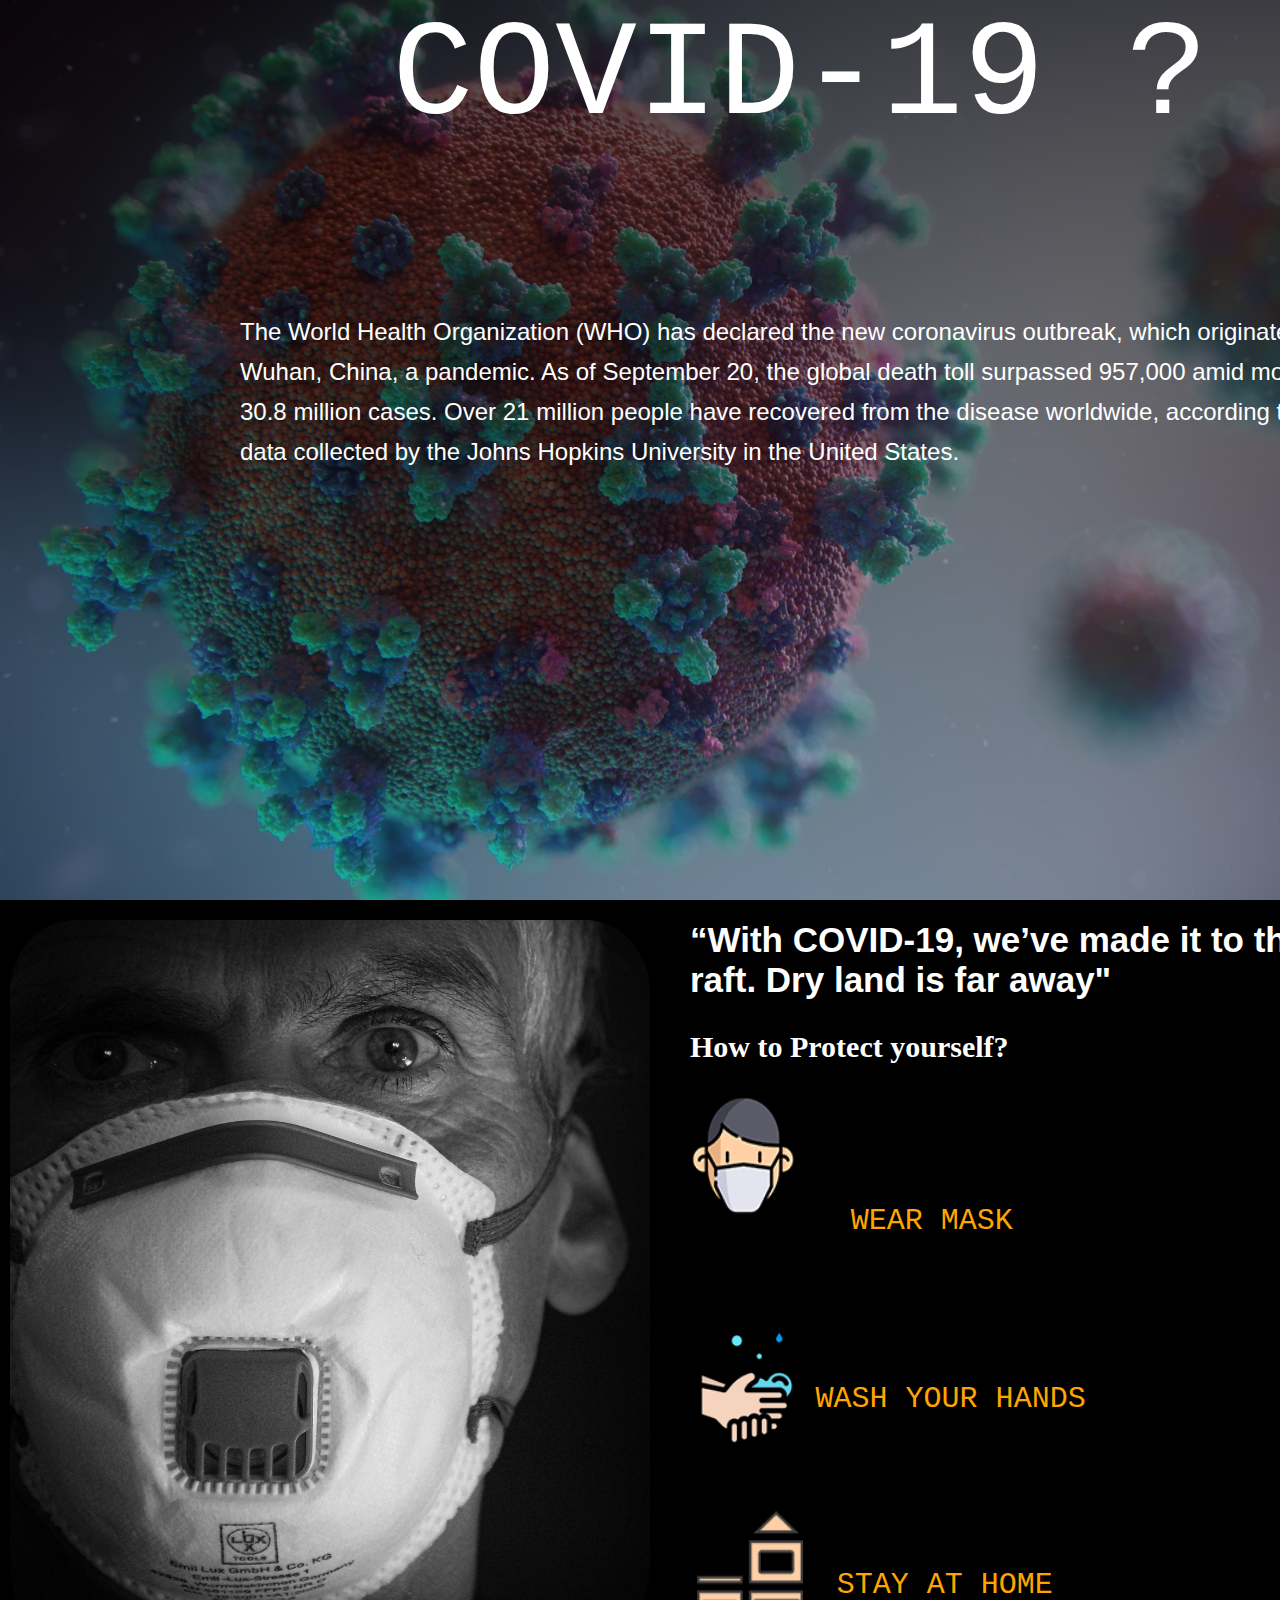
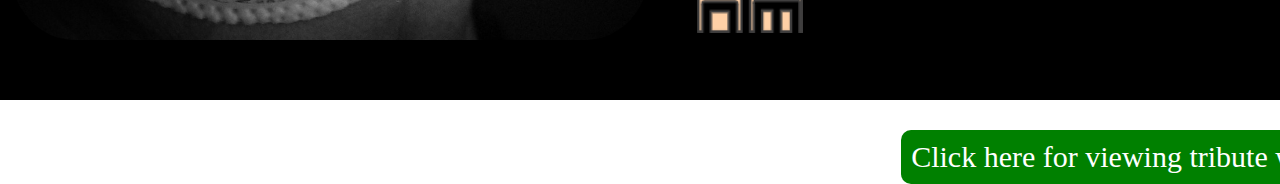
<file: index.html>
<!DOCTYPE html>
<html lang="en">

<head>
    <meta charset="UTF-8">
    <meta http-equiv="X-UA-Compatible" content="IE=edge">
    <meta name="viewport" content="width=device-width, initial-scale=1.0">
    <link rel="stylesheet" href="style.css">
    <title>Project1</title>
</head>

<body>
    <div id="first-content">
        <div id="heading">
            <span>COVID-19 <span class="amazing">?</span> </span>
        </div>
        <div id="content">
            <div id="in-content">
                The World Health Organization (WHO) has declared the new coronavirus outbreak, which originated in
                Wuhan,
                China, a pandemic. As of September 20, the global death toll surpassed 957,000 amid more than 30.8
                million cases. Over 21 million people have recovered from the disease worldwide, according to the data
                collected by
                the Johns Hopkins University in the United States.
            </div>
        </div>
    </div>

    <section id="section2">
        <div id="sec2-img1">
        </div>
        <div id="sec2-text">
            <h2> “With COVID-19, we’ve made it to the life raft. Dry land is far away"</h2>
            <h3>How to Protect yourself?</h3>
            <img src="images/pro1.png" alt="">
            <span style="color: orange; position: absolute;top: 35%; left: 20%;">WEAR MASK </span>

            <img style="position: absolute;
                top: 50%; left: 1%;" src="images/pro2.png" alt="">
            <span style="color: orange; position: absolute;top: 57%;left: 15%;">WASH YOUR HANDS</span>

            <img style="position: absolute; top: 73%; left:1%;" src="images/pro3.png" alt="">

            <span style="color: orange; position: absolute;top: 80%;left: 18%;">STAY AT HOME </span>

            <div id="linkDoc"><a href="doctors.html" </a>Click here for viewing tribute website<div>
        </div>
    </section>


</body>

</html>
</file>
<file: style.css>
@import url('https://fonts.googleapis.com/css2?family=Noto+Sans+JP&display=swap');


body{
    margin: 0px;
    padding: 0px;
    overflow-x: hidden;
}

#first-content{
    height: 100vh;
    width: 100rem;
    background-image: linear-gradient(rgba(0, 0, 0, 0.7),rgba(0, 0, 0, 0.3)),url(images/covid-image.jpg) ;
    background-size: cover;
    box-shadow: 0 4px 8px 0 rgba(0, 0, 0, 0.4), 0 6px 20px 0 rgba(0, 0, 0, 0.4);
}

#heading{
    color: white;
    text-align: center;
    font-family: 'Courier New', Courier, monospace;
    font-size: 850%;
}
.amazing{
    animation: change;
    animation-duration: 1.5s;
    -o-animation-timing-function: linear;
    animation-iteration-count: infinite;
}
@keyframes change{
    from{

    }
    to{
        color: transparent;
    }
}

#content{
    color: white;
    height: 70%;
    width: 100%;
    font-size: 150%;
    line-height:40px ;
    font-family: 'Roboto', sans-serif;
    display: flex;
    justify-content: center;
    align-items: center;
}
#in-content{
    height: 50%  ;
    width:70%; 
}
/* section-2 part comes here  */
#section2{
    height: 50rem;
    width: 100rem;
    background-color: black;

    background-size: cover;
}
#sec2-img1{
    height: 90%;
    display: inline-block;
    width: 40%;
    background-image: url(images/F1.jpg);
    margin-top: 20px;
    margin-left: 10px;
    border-radius: 10%;
    background-size: cover;
     box-shadow: 4px 4px 8px 0 rgba(0, 0, 0, 0.4), 0 6px 20px 0 rgba(0, 0, 0, 0.4);;
}
#sec2-text{
    height: 90%;
    width: 55%;
    display:inline-block; 
    position: absolute;
    margin-top: 20px;
    margin-left: 40px;
}
#sec2-text h2{ 
    display: inline-block;
    color: white;
    font-size: 35px;
    font-family: 'Segoe UI', Tahoma, Geneva, Verdana, sans-serif;
    margin: 0px;
    padding: 0px;
}
#sec2-text h3{
    color: white;
    font-size: 30px;
    font-family: cursive;
}

#sec2-text img{
    height: 15%;
    width: 15%;'
}

#sec2-text span{
    font-size: 30px;
    margin-left: 20px;
    position: relative;
    top: -4%;
    font-size: 30px;
    font-family:Roboto, monospace;
    border-radius: 20%;
}

#linkDoc a{
    text-decoration: none;
    font-size: 30px;
    padding: 10px;
    background-color: green;
    border-radius: 10px;
    color: white;
    position: absolute;
    top: 100%;
    left: 30%;

}
</file>
